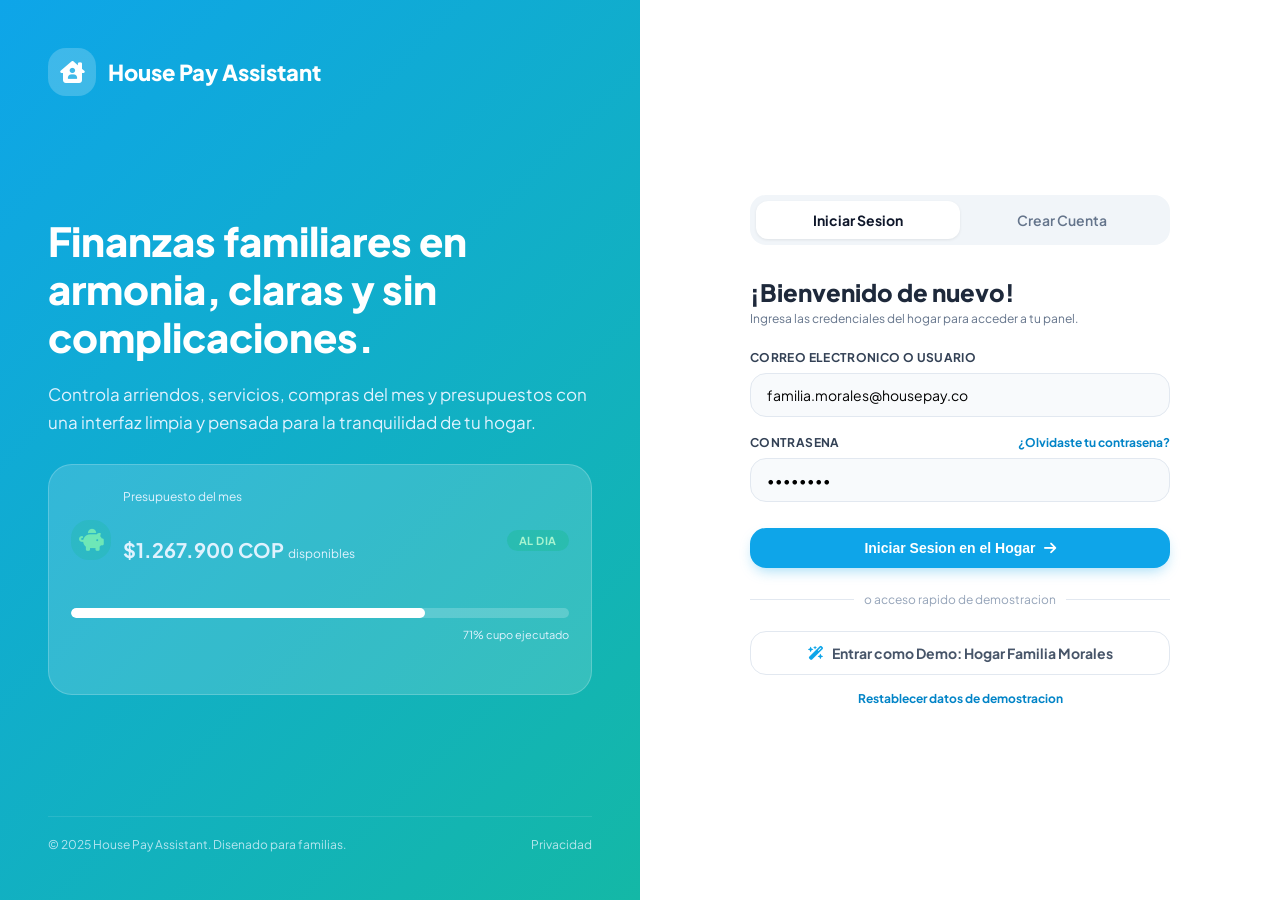
<file: index.html>
<!DOCTYPE html>
<html lang="es">

<head>
  <meta charset="UTF-8">
  <meta name="viewport" content="width=device-width, initial-scale=1.0">
  <title>Iniciar Sesion - House Pay Assistant</title>
  <link rel="preconnect" href="https://fonts.googleapis.com">
  <link href="https://fonts.googleapis.com/css2?family=Plus+Jakarta+Sans:wght@300;400;500;600;700;800&display=swap"
    rel="stylesheet">
  <link rel="stylesheet" href="https://cdnjs.cloudflare.com/ajax/libs/font-awesome/6.5.2/css/all.min.css">
  <link rel="stylesheet" href="styles.css">
</head>

<body data-pagina="login">

  <main class="pantalla-acceso">

    <section class="panel-visual degradado-encabezado">
      <header class="marca">
        <span class="icono-redondo"><i class="fa-solid fa-house-chimney-user"></i></span>
        <span style="font-size:22px; font-weight:800;">House Pay Assistant</span>
      </header>

      <div>
        <h1>Finanzas familiares en armonia, claras y sin complicaciones.</h1>
        <p>Controla arriendos, servicios, compras del mes y presupuestos con una interfaz limpia y pensada para la
          tranquilidad de tu hogar.</p>

        <article class="tarjeta-flotante">
          <div style="display:flex; align-items:center; justify-content:space-between; margin-bottom:14px;">
            <div style="display:flex; align-items:center; gap:12px;">
              <div class="icono-redondo"
                style="width:40px; height:40px; background-color: rgba(16,185,129,0.2); color:#6ee7b7;">
                <i class="fa-solid fa-piggy-bank"></i>
              </div>
              <div>
                <p style="font-size:12px; color:#e0f2fe;">Presupuesto del mes</p>
                <p style="font-size:20px; font-weight:700;">$1.267.900 COP <span
                    style="font-size:12px; font-weight:400;">disponibles</span></p>
              </div>
            </div>
            <span class="etiqueta" style="background-color: rgba(16,185,129,0.3); color:#a7f3d0;">Al dia</span>
          </div>
          <div class="progreso-fondo" style="background-color: rgba(255,255,255,0.2);">
            <div class="progreso-relleno" style="width:71%; background-color:#ffffff;"></div>
          </div>
          <p style="font-size:11px; color:#e0f2fe; text-align:right; margin-top:8px;">71% cupo ejecutado</p>
        </article>
      </div>

      <footer class="pie-panel-visual">
        <span>© 2025 House Pay Assistant. Disenado para familias.</span>
        <span>Privacidad</span>
      </footer>
    </section>

    <!-- Lado derecho, formulario -->
    <section class="panel-formulario">
      <div class="caja-formulario">

        <nav class="selector-pestanas">
          <a href="index.html" class="pestana pestana-activa" style="display:block;">Iniciar Sesion</a>
          <a href="registro.html" class="pestana" style="display:block;">Crear Cuenta</a>
        </nav>

        <h2 style="font-size:24px; font-weight:800; margin-bottom:4px;">¡Bienvenido de nuevo!</h2>
        <p class="texto-pequeno mb-24">Ingresa las credenciales del hogar para acceder a tu panel.</p>

        <form id="form-login" novalidate>
          <div class="campo">
            <label for="correo">Correo electronico o usuario</label>
            <input type="text" id="correo" value="familia.morales@housepay.co">
          </div>

          <div class="campo">
            <div style="display:flex; justify-content:space-between; align-items:center; margin-bottom:8px;">
              <label style="margin-bottom:0;" for="clave">Contrasena</label>
              <a href="mailto:soporte@housepay.co"
                style="font-size:12px; color:var(--azul-600); font-weight:700;">¿Olvidaste tu contrasena?</a>
            </div>
            <input type="password" id="clave" value="12345678">
          </div>

          <button type="submit" class="boton boton-primario" style="width:100%; margin-top:8px;">
            <span>Iniciar Sesion en el Hogar</span>
            <i class="fa-solid fa-arrow-right"></i>
          </button>
        </form>

        <div class="enlace-separador"><span>o acceso rapido de demostracion</span></div>

        <a href="dashboard.html" class="boton boton-secundario" style="width:100%;">
          <i class="fa-solid fa-wand-magic-sparkles" style="color:var(--azul-500);"></i>
          <span>Entrar como Demo: Hogar Familia Morales</span>
        </a>
        <p class="texto-pequeno" style="text-align:center; margin-top:16px;"><a href="#" id="reset-demo"
            style="color:var(--azul-600); font-weight:700;">Restablecer datos de demostracion</a></p>

      </div>
    </section>

  </main>

  <script src="app.js"></script>
</body>

</html>
</file>
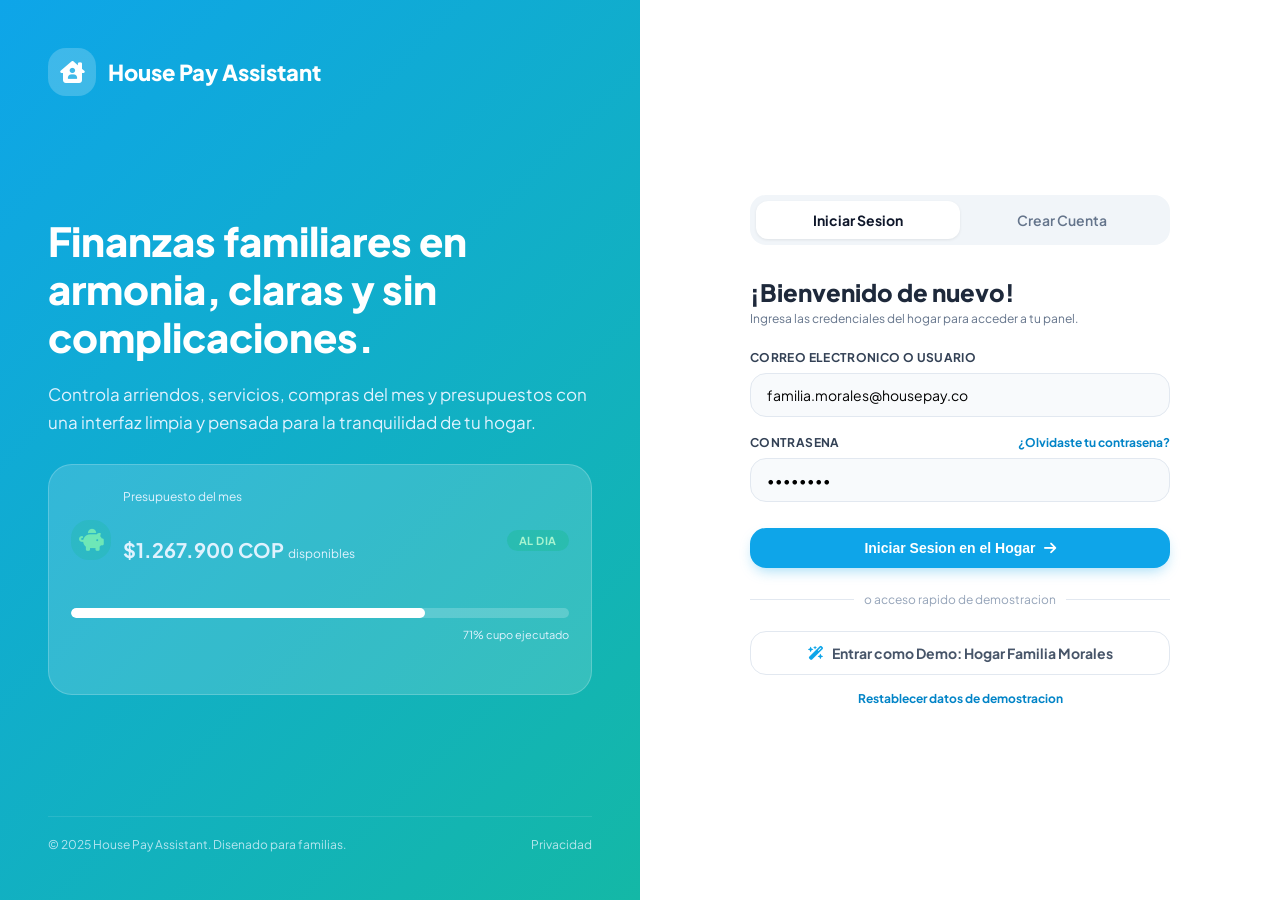
<file: alertas.html>
<!DOCTYPE html>
<html lang="es">

<head>
  <meta charset="UTF-8">
  <meta name="viewport" content="width=device-width, initial-scale=1.0">
  <title>Alertas - House Pay Assistant</title>
  <link rel="preconnect" href="https://fonts.googleapis.com">
  <link href="https://fonts.googleapis.com/css2?family=Plus+Jakarta+Sans:wght@300;400;500;600;700;800&display=swap"
    rel="stylesheet">
  <link rel="stylesheet" href="https://cdnjs.cloudflare.com/ajax/libs/font-awesome/6.5.2/css/all.min.css">
  <link rel="stylesheet" href="styles.css">
</head>

<body data-pagina="alertas">
  <div class="app">

    <aside class="barra-lateral">
      <header>
        <div class="logo-app">
          <div class="icono-redondo"><i class="fa-solid fa-house-chimney-user"></i></div>
          <div>
            <h2>House Pay</h2>
            <span>Hogar: Familia Morales</span>
          </div>
        </div>
        <nav class="menu-principal">
          <a href="dashboard.html" class="enlace-menu"><i class="fa-solid fa-grid-2"></i><span>Dashboard</span></a>
          <a href="gastos.html" class="enlace-menu"><i class="fa-solid fa-receipt"></i><span>Gastos y
              Movimientos</span></a>
          <a href="registrar.html" class="enlace-menu"><i class="fa-solid fa-circle-plus"></i><span>Registrar
              Gasto</span></a>
          <a href="medios.html" class="enlace-menu"><i class="fa-solid fa-credit-card"></i><span>Medios de
              Pago</span></a>
          <a href="presupuestos.html" class="enlace-menu"><i
              class="fa-solid fa-chart-pie"></i><span>Presupuestos</span></a>
          <a href="reportes.html" class="enlace-menu"><i class="fa-solid fa-chart-simple"></i><span>Reportes y
              Estadisticas</span></a>
          <a href="alertas.html" class="enlace-menu enlace-menu-activo"><i class="fa-solid fa-bell"></i><span>Centro de
              Alertas</span><span class="globo-aviso">2</span></a>
        </nav>
      </header>
      <footer class="pie-lateral">
        <div class="tarjeta-usuario">
          <div style="display:flex; align-items:center; gap:10px;">
            <div class="avatar">CM</div>
            <div>
              <p style="font-size:12px; font-weight:700;">Camila Morales</p>
              <p style="font-size:10px; color:var(--gris-500);">Administrador</p>
            </div>
          </div>
          <a href="index.html" title="Cerrar sesion" style="color:var(--gris-500); font-size:11px; font-weight:700;"><i
              class="fa-solid fa-arrow-right-from-bracket"></i> Salir</a>
        </div>
        <p class="marca-agua">House Pay v2.4 · Hogar Conectado</p>
      </footer>
    </aside>

    <main class="contenido">
      <header class="topbar degradado-encabezado">
        <div class="topbar-superior">
          <div>
            <h1>Centro de Alertas Financieras</h1>
            <p>Notificaciones de proximidad de pago y limites de presupuesto</p>
          </div>
        </div>
      </header>

      <section class="zona-vistas">
        <article class="tarjeta">

          <div style="display:flex; justify-content:space-between; align-items:center; margin-bottom:24px;">
            <div>
              <h3 style="font-size:22px; font-weight:800;">Centro de Alertas Financieras</h3>
              <p class="texto-pequeno">Notificaciones de proximidad de pago y limites de presupuesto</p>
            </div>
            <span class="etiqueta etiqueta-ambar" id="alertas-contador"></span>
          </div>

          <div id="alertas-lista"></div>

        </article>
      </section>
    </main>
  </div>
  <script src="app.js"></script>
</body>

</html>
</file>
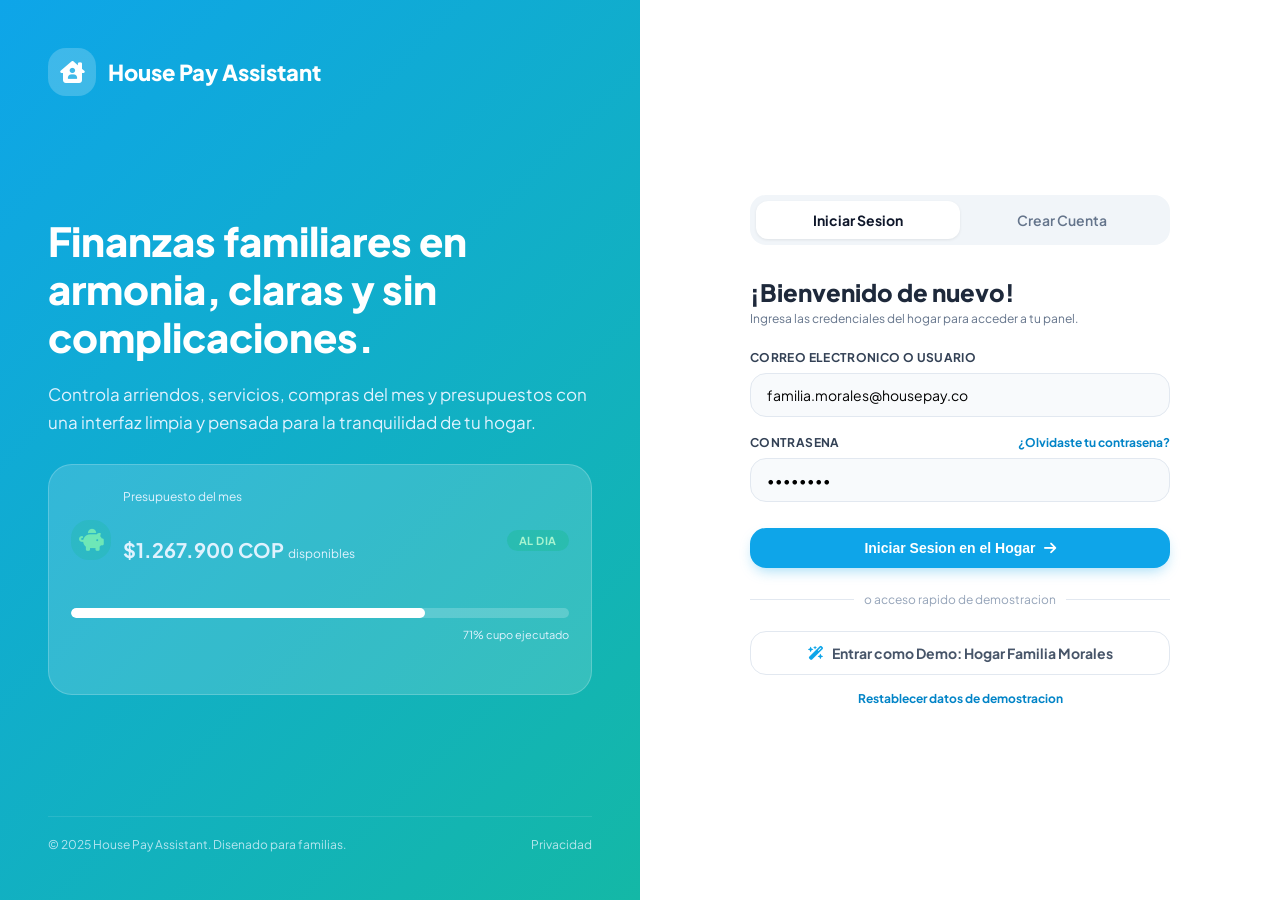
<file: dashboard.html>
<!DOCTYPE html>
<html lang="es">

<head>
  <meta charset="UTF-8">
  <meta name="viewport" content="width=device-width, initial-scale=1.0">
  <title>Dashboard - House Pay Assistant</title>
  <link rel="preconnect" href="https://fonts.googleapis.com">
  <link href="https://fonts.googleapis.com/css2?family=Plus+Jakarta+Sans:wght@300;400;500;600;700;800&display=swap"
    rel="stylesheet">
  <link rel="stylesheet" href="https://cdnjs.cloudflare.com/ajax/libs/font-awesome/6.5.2/css/all.min.css">
  <link rel="stylesheet" href="styles.css">
</head>

<body data-pagina="dashboard">
  <div class="app">

    <!-- ===== MENU LATERAL ===== -->
    <aside class="barra-lateral">
      <header>
        <div class="logo-app">
          <div class="icono-redondo"><i class="fa-solid fa-house-chimney-user"></i></div>
          <div>
            <h2>House Pay</h2>
            <span>Hogar: Familia Morales</span>
          </div>
        </div>

        <nav class="menu-principal">
          <a href="dashboard.html" class="enlace-menu enlace-menu-activo"><i
              class="fa-solid fa-grid-2"></i><span>Dashboard</span></a>
          <a href="gastos.html" class="enlace-menu"><i class="fa-solid fa-receipt"></i><span>Gastos y
              Movimientos</span></a>
          <a href="registrar.html" class="enlace-menu"><i class="fa-solid fa-circle-plus"></i><span>Registrar
              Gasto</span></a>
          <a href="medios.html" class="enlace-menu"><i class="fa-solid fa-credit-card"></i><span>Medios de
              Pago</span></a>
          <a href="presupuestos.html" class="enlace-menu"><i
              class="fa-solid fa-chart-pie"></i><span>Presupuestos</span></a>
          <a href="reportes.html" class="enlace-menu"><i class="fa-solid fa-chart-simple"></i><span>Reportes y
              Estadisticas</span></a>
          <a href="alertas.html" class="enlace-menu"><i class="fa-solid fa-bell"></i><span>Centro de Alertas</span><span
              class="globo-aviso">2</span></a>
        </nav>
      </header>

      <footer class="pie-lateral">
        <div class="tarjeta-usuario">
          <div style="display:flex; align-items:center; gap:10px;">
            <div class="avatar">CM</div>
            <div>
              <p style="font-size:12px; font-weight:700;">Camila Morales</p>
              <p style="font-size:10px; color:var(--gris-500);">Administrador</p>
            </div>
          </div>
          <a href="index.html" title="Cerrar sesion" style="color:var(--gris-500); font-size:11px; font-weight:700;"><i
              class="fa-solid fa-arrow-right-from-bracket"></i> Salir</a>
        </div>
        <p class="marca-agua">House Pay v2.4 · Hogar Conectado</p>
      </footer>
    </aside>

    <!-- ===== CONTENIDO ===== -->
    <main class="contenido">

      <header class="topbar degradado-encabezado">
        <div class="topbar-superior">
          <div>
            <h1>Dashboard del Hogar</h1>
            <p>Resumen y control de gastos en tiempo real</p>
          </div>
          <div class="buscador">
            <i class="fa-solid fa-magnifying-glass"></i>
            <input type="text" placeholder="Buscar servicio, arriendo o factura...">
          </div>
        </div>
        <div class="fila-superior-acciones">
          <a href="registrar.html" class="boton" style="background-color:#ffffff; color:var(--azul-600);">
            <i class="fa-solid fa-plus"></i><span>Nuevo Gasto</span>
          </a>
          <a href="alertas.html" class="boton-campana"><i class="fa-solid fa-bell" style="color:#fff;"></i><span
              class="punto-aviso"></span></a>
        </div>
      </header>

      <section class="zona-vistas">

        <!-- Tres tarjetas resumen (las llena app.js) -->
        <div class="rejilla-3">
          <article class="tarjeta">
            <div style="display:flex; justify-content:space-between; align-items:center; margin-bottom:12px;">
              <span class="etiqueta etiqueta-azul-suave">Presupuesto Disponible</span>
              <i class="fa-solid fa-wallet" style="color:var(--azul-600);"></i>
            </div>
            <h3 id="dash-disponible" style="font-size:28px; font-weight:800;"></h3>
            <p class="texto-pequeno mt-8" id="dash-disponible-sub">Saldo libre para lo que resta de mes</p>
            <div
              style="display:flex; justify-content:space-between; font-size:12px; margin-top:16px; padding-top:12px; border-top:1px solid var(--gris-100);">
              <span class="texto-pequeno">Limite mensual total:</span>
              <span class="texto-negrita" id="dash-limite"></span>
            </div>
          </article>

          <article class="tarjeta">
            <div style="display:flex; justify-content:space-between; align-items:center; margin-bottom:12px;">
              <span class="etiqueta etiqueta-rosa">Total Gastado</span>
              <i class="fa-solid fa-money-bill-transfer" style="color:var(--rosa-600);"></i>
            </div>
            <h3 id="dash-gastado" style="font-size:28px; font-weight:800;"></h3>
            <p class="texto-pequeno mt-8">Acumulado en servicios y hogar</p>
            <div
              style="display:flex; justify-content:space-between; font-size:12px; margin-top:16px; padding-top:12px; border-top:1px solid var(--gris-100);">
              <span class="texto-pequeno">Promedio diario:</span>
              <span class="texto-negrita" id="dash-promedio"></span>
            </div>
          </article>

          <article class="tarjeta">
            <div style="display:flex; justify-content:space-between; align-items:center; margin-bottom:12px;">
              <span class="etiqueta etiqueta-ambar">Consumo Global</span>
              <span id="dash-pct" style="font-size:12px; font-weight:700; color:var(--ambar-600);"></span>
            </div>
            <div class="progreso-fondo" style="margin:14px 0;">
              <div id="dash-barra" class="progreso-relleno progreso-ambar" style="width:0%;"></div>
            </div>
            <div style="display:flex; justify-content:space-between; font-size:12px;">
              <span id="dash-estado"></span>
              <a href="presupuestos.html#ajustar" style="color:var(--azul-600); font-weight:700;">Ajustar meta
                &rarr;</a>
            </div>
          </article>
        </div>

        <!-- Dos columnas: proximos pagos / categorias -->
        <div class="rejilla-2">

          <article class="tarjeta">
            <div style="display:flex; justify-content:space-between; align-items:center; margin-bottom:20px;">
              <h4 style="font-size:17px; font-weight:800;"><i class="fa-regular fa-calendar-check"
                  style="color:var(--azul-600); margin-right:8px;"></i>Proximos Pagos</h4>
              <a href="alertas.html" id="dash-alertas-link"
                style="font-size:12px; font-weight:700; color:var(--azul-600);">Ver todas las alertas (0)</a>
            </div>
            <div id="dash-pagos"></div>
          </article>

          <article class="tarjeta">
            <div style="display:flex; justify-content:space-between; align-items:center; margin-bottom:20px;">
              <h4 style="font-size:17px; font-weight:800;"><i class="fa-solid fa-chart-column"
                  style="color:var(--azul-600); margin-right:8px;"></i>Distribucion por Categoria</h4>
              <a href="reportes.html" style="font-size:12px; font-weight:700; color:var(--azul-600);">Analitica completa
                &rarr;</a>
            </div>
            <div id="dash-cats"></div>
            <div
              style="display:flex; justify-content:space-between; font-size:12px; margin-top:16px; padding-top:12px; border-top:1px solid var(--gris-100);">
              <span class="texto-pequeno" id="dash-cats-pie"></span>
              <a href="presupuestos.html" style="color:var(--azul-600); font-weight:700;">Gestionar presupuestos
                &rarr;</a>
            </div>
          </article>

        </div>

        <!-- Ultimos movimientos -->
        <article class="tarjeta">
          <div
            style="display:flex; justify-content:space-between; align-items:center; flex-wrap:wrap; gap:12px; margin-bottom:20px;">
            <div>
              <h4 style="font-size:17px; font-weight:800;">Ultimos Movimientos del Hogar</h4>
              <p class="texto-pequeno">Desembolsos y pagos registrados recientemente</p>
            </div>
            <div style="display:flex; gap:10px;">
              <a href="gastos.html" id="dash-movs-link" class="boton boton-secundario boton-pequeno"
                style="background-color:#e0f2fe; color:var(--azul-600); border:none;">Ver todos los gastos (0)</a>
              <a href="registrar.html" class="boton boton-primario boton-pequeno"><i class="fa-solid fa-plus"></i>
                Registrar Gasto</a>
            </div>
          </div>

          <table class="tabla-simple">
            <thead>
              <tr>
                <th>Gasto / Concepto</th>
                <th>Categoria</th>
                <th>Fecha</th>
                <th>Medio de Pago</th>
                <th style="text-align:right;">Valor</th>
              </tr>
            </thead>
            <tbody id="dash-movs"></tbody>
          </table>
        </article>

      </section>
    </main>
  </div>
  <script src="app.js"></script>
</body>

</html>
</file>
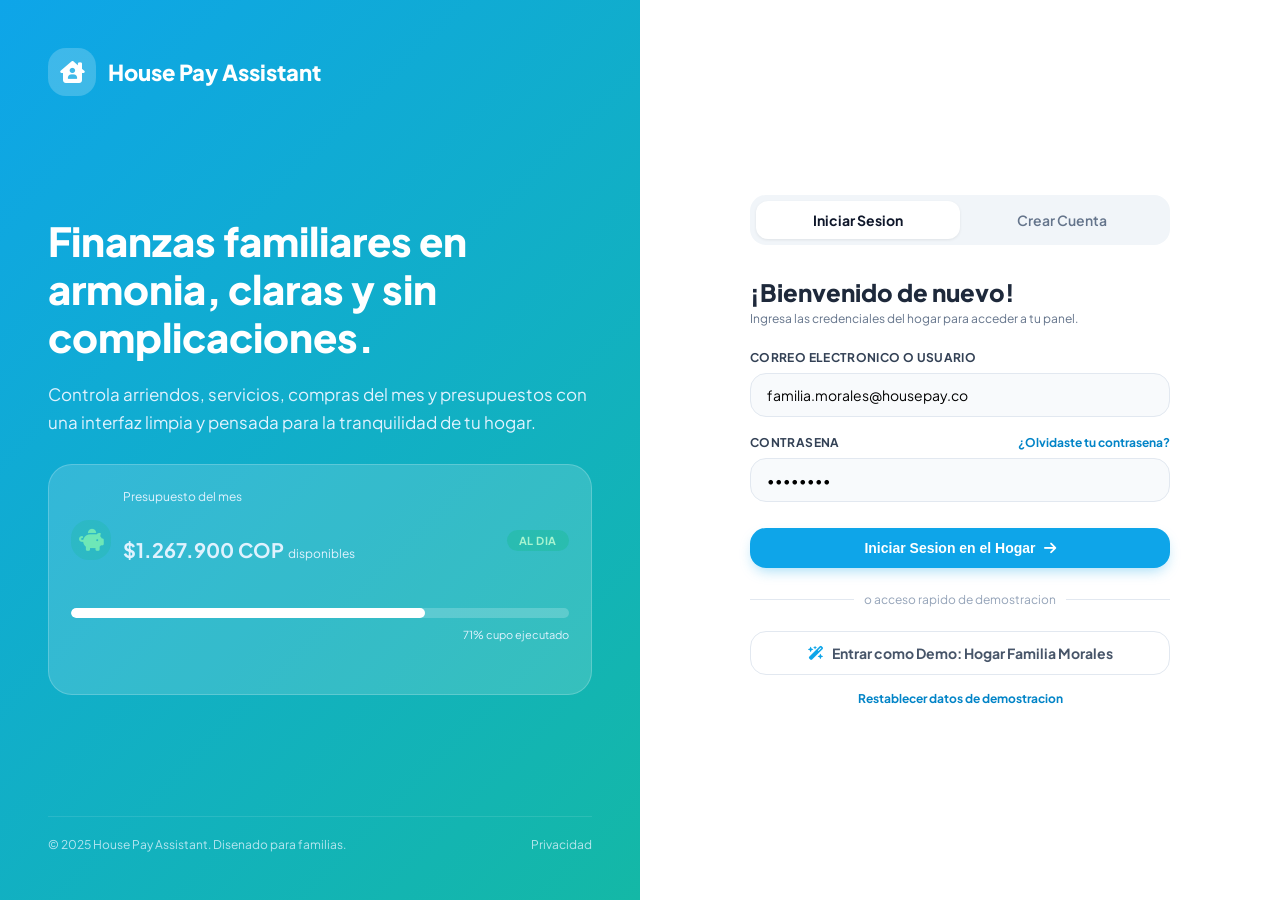
<file: gastos.html>
<!DOCTYPE html>
<html lang="es">

<head>
  <meta charset="UTF-8">
  <meta name="viewport" content="width=device-width, initial-scale=1.0">
  <title>Gastos - House Pay Assistant</title>
  <link rel="preconnect" href="https://fonts.googleapis.com">
  <link href="https://fonts.googleapis.com/css2?family=Plus+Jakarta+Sans:wght@300;400;500;600;700;800&display=swap"
    rel="stylesheet">
  <link rel="stylesheet" href="https://cdnjs.cloudflare.com/ajax/libs/font-awesome/6.5.2/css/all.min.css">
  <link rel="stylesheet" href="styles.css">
</head>

<body data-pagina="gastos">
  <div class="app">

    <aside class="barra-lateral">
      <header>
        <div class="logo-app">
          <div class="icono-redondo"><i class="fa-solid fa-house-chimney-user"></i></div>
          <div>
            <h2>House Pay</h2>
            <span>Hogar: Familia Morales</span>
          </div>
        </div>
        <nav class="menu-principal">
          <a href="dashboard.html" class="enlace-menu"><i class="fa-solid fa-grid-2"></i><span>Dashboard</span></a>
          <a href="gastos.html" class="enlace-menu enlace-menu-activo"><i class="fa-solid fa-receipt"></i><span>Gastos y
              Movimientos</span></a>
          <a href="registrar.html" class="enlace-menu"><i class="fa-solid fa-circle-plus"></i><span>Registrar
              Gasto</span></a>
          <a href="medios.html" class="enlace-menu"><i class="fa-solid fa-credit-card"></i><span>Medios de
              Pago</span></a>
          <a href="presupuestos.html" class="enlace-menu"><i
              class="fa-solid fa-chart-pie"></i><span>Presupuestos</span></a>
          <a href="reportes.html" class="enlace-menu"><i class="fa-solid fa-chart-simple"></i><span>Reportes y
              Estadisticas</span></a>
          <a href="alertas.html" class="enlace-menu"><i class="fa-solid fa-bell"></i><span>Centro de Alertas</span><span
              class="globo-aviso">2</span></a>
        </nav>
      </header>
      <footer class="pie-lateral">
        <div class="tarjeta-usuario">
          <div style="display:flex; align-items:center; gap:10px;">
            <div class="avatar">CM</div>
            <div>
              <p style="font-size:12px; font-weight:700;">Camila Morales</p>
              <p style="font-size:10px; color:var(--gris-500);">Administrador</p>
            </div>
          </div>
          <a href="index.html" title="Cerrar sesion" style="color:var(--gris-500); font-size:11px; font-weight:700;"><i
              class="fa-solid fa-arrow-right-from-bracket"></i> Salir</a>
        </div>
        <p class="marca-agua">House Pay v2.4 · Hogar Conectado</p>
      </footer>
    </aside>

    <main class="contenido">
      <header class="topbar degradado-encabezado">
        <div class="topbar-superior">
          <div>
            <h1>Historial Completo de Gastos</h1>
            <p>Consulta, filtra y categoriza cada desembolso familiar</p>
          </div>
          <div class="buscador">
            <i class="fa-solid fa-magnifying-glass"></i>
            <input type="text" placeholder="Buscar servicio, arriendo o factura...">
          </div>
        </div>
        <div class="fila-superior-acciones">
          <a href="registrar.html" class="boton" style="background-color:#ffffff; color:var(--azul-600);">
            <i class="fa-solid fa-plus"></i><span>Nuevo Gasto</span>
          </a>
        </div>
      </header>

      <section class="zona-vistas">
        <article class="tarjeta">

          <div
            style="display:flex; justify-content:space-between; align-items:center; flex-wrap:wrap; gap:12px; margin-bottom:20px;">
            <div>
              <h3 style="font-size:22px; font-weight:800;">Historial Completo de Gastos</h3>
              <p class="texto-pequeno" id="gastos-ciclo"></p>
            </div>
            <a href="registrar.html" class="boton boton-primario"><i class="fa-solid fa-plus"></i><span>Registrar Nuevo
                Gasto</span></a>
          </div>

          <!-- Filtros: se aplican al instante con app.js -->
          <form
            style="background-color:var(--gris-50); padding:16px; border-radius:16px; border:1px solid var(--gris-200); margin-bottom:24px;">
            <div class="rejilla-4" style="margin-bottom:0;">
              <div class="campo" style="margin-bottom:0;">
                <label for="f-nombre">Buscar por nombre</label>
                <input type="text" id="f-nombre" name="f-nombre" maxlength="60" placeholder="Ej. Gas, Supermercado...">
              </div>
              <div class="campo" style="margin-bottom:0;">
                <label for="f-categoria">Categoria</label>
                <select id="f-categoria" name="f-categoria"></select>
              </div>
              <div class="campo" style="margin-bottom:0;">
                <label for="f-medio">Medio de Pago</label>
                <select id="f-medio" name="f-medio"></select>
              </div>
              <div class="campo" style="margin-bottom:0;">
                <label for="f-periodo">Periodo</label>
                <select id="f-periodo" name="f-periodo"></select>
              </div>
            </div>
            <div
              style="display:flex; justify-content:space-between; align-items:center; margin-top:14px; font-size:12px;">
              <span class="texto-pequeno" id="gastos-mostrando"></span>
              <a href="gastos.html" id="limpiar-filtros" style="color:var(--azul-600); font-weight:700;"><i
                  class="fa-solid fa-arrow-rotate-left"></i> Limpiar filtros</a>
            </div>
          </form>

          <table class="tabla-simple">
            <thead>
              <tr>
                <th>Gasto / Descripcion</th>
                <th>Categoria</th>
                <th>Fecha</th>
                <th>Medio de Pago</th>
                <th style="text-align:right;">Valor COP</th>
                <th style="text-align:center;">Accion</th>
              </tr>
            </thead>
            <tbody id="tabla-gastos"></tbody>
          </table>
          <div id="gastos-mas-wrap" style="text-align:center; margin-top:16px;"></div>
        </article>
      </section>
    </main>
  </div>
  <script src="app.js"></script>
</body>

</html>
</file>
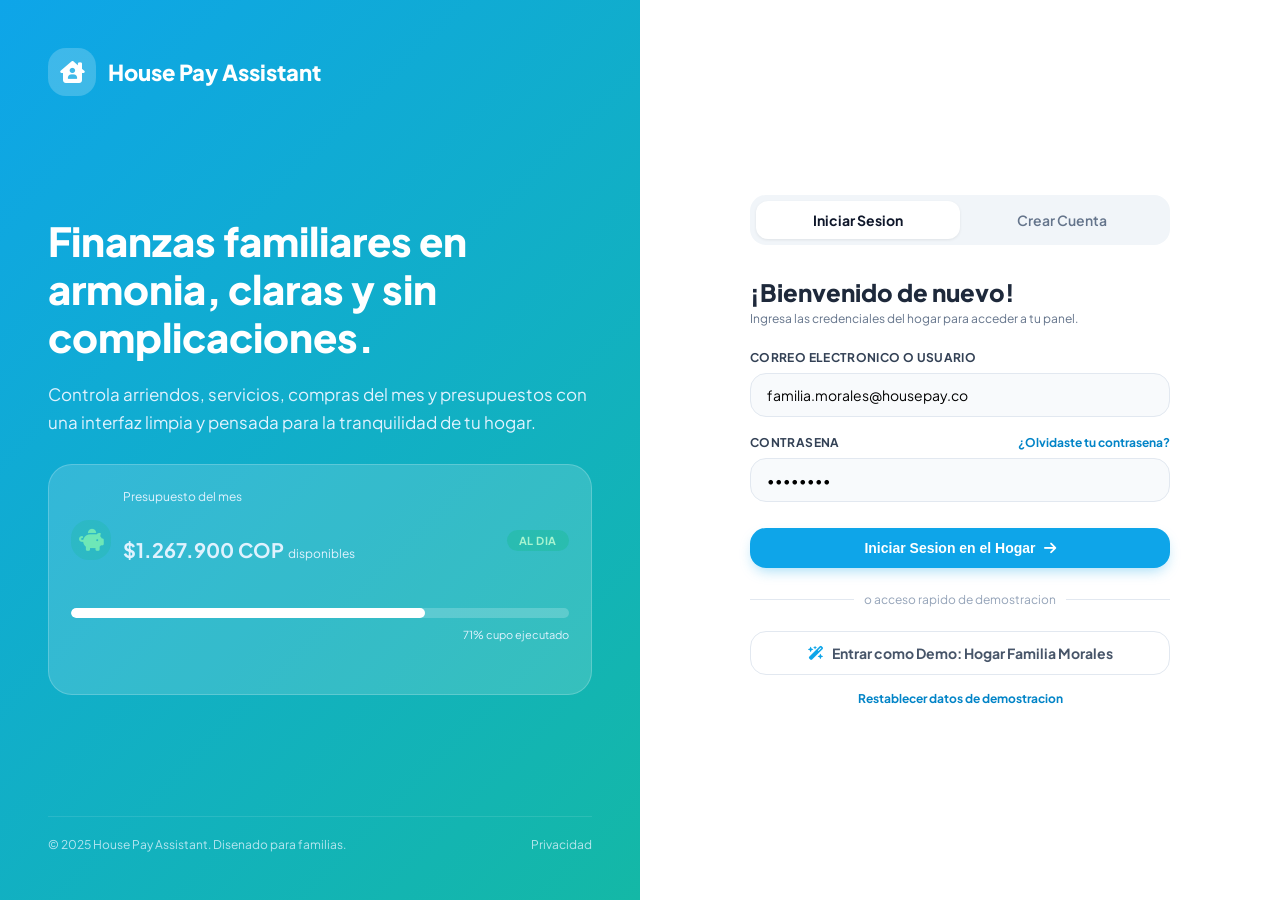
<file: medios.html>
<!DOCTYPE html>
<html lang="es">

<head>
  <meta charset="UTF-8">
  <meta name="viewport" content="width=device-width, initial-scale=1.0">
  <title>Medios de Pago - House Pay Assistant</title>
  <link rel="preconnect" href="https://fonts.googleapis.com">
  <link href="https://fonts.googleapis.com/css2?family=Plus+Jakarta+Sans:wght@300;400;500;600;700;800&display=swap"
    rel="stylesheet">
  <link rel="stylesheet" href="https://cdnjs.cloudflare.com/ajax/libs/font-awesome/6.5.2/css/all.min.css">
  <link rel="stylesheet" href="styles.css">
</head>

<body data-pagina="medios">
  <div class="app">

    <aside class="barra-lateral">
      <header>
        <div class="logo-app">
          <div class="icono-redondo"><i class="fa-solid fa-house-chimney-user"></i></div>
          <div>
            <h2>House Pay</h2>
            <span>Hogar: Familia Morales</span>
          </div>
        </div>
        <nav class="menu-principal">
          <a href="dashboard.html" class="enlace-menu"><i class="fa-solid fa-grid-2"></i><span>Dashboard</span></a>
          <a href="gastos.html" class="enlace-menu"><i class="fa-solid fa-receipt"></i><span>Gastos y
              Movimientos</span></a>
          <a href="registrar.html" class="enlace-menu"><i class="fa-solid fa-circle-plus"></i><span>Registrar
              Gasto</span></a>
          <a href="medios.html" class="enlace-menu enlace-menu-activo"><i
              class="fa-solid fa-credit-card"></i><span>Medios de Pago</span></a>
          <a href="presupuestos.html" class="enlace-menu"><i
              class="fa-solid fa-chart-pie"></i><span>Presupuestos</span></a>
          <a href="reportes.html" class="enlace-menu"><i class="fa-solid fa-chart-simple"></i><span>Reportes y
              Estadisticas</span></a>
          <a href="alertas.html" class="enlace-menu"><i class="fa-solid fa-bell"></i><span>Centro de Alertas</span><span
              class="globo-aviso">2</span></a>
        </nav>
      </header>
      <footer class="pie-lateral">
        <div class="tarjeta-usuario">
          <div style="display:flex; align-items:center; gap:10px;">
            <div class="avatar">CM</div>
            <div>
              <p style="font-size:12px; font-weight:700;">Camila Morales</p>
              <p style="font-size:10px; color:var(--gris-500);">Administrador</p>
            </div>
          </div>
          <a href="index.html" title="Cerrar sesion" style="color:var(--gris-500); font-size:11px; font-weight:700;"><i
              class="fa-solid fa-arrow-right-from-bracket"></i> Salir</a>
        </div>
        <p class="marca-agua">House Pay v2.4 · Hogar Conectado</p>
      </footer>
    </aside>

    <main class="contenido">
      <header class="topbar degradado-encabezado">
        <div class="topbar-superior">
          <div>
            <h1>Medios de Pago del Hogar</h1>
            <p>Administra tus tarjetas compartidas, cuentas y caja chica</p>
          </div>
        </div>
      </header>

      <section class="zona-vistas">
        <article class="tarjeta">
          <div
            style="display:flex; justify-content:space-between; align-items:center; flex-wrap:wrap; gap:12px; margin-bottom:24px;">
            <div>
              <h3 style="font-size:22px; font-weight:800;">Medios de Pago del Hogar</h3>
              <p class="texto-pequeno">Administra tus tarjetas compartidas, cuentas bancarias y caja chica de efectivo
              </p>
            </div>
            <!-- Este enlace abre el modal usando el truco de :target, sin nada de JavaScript -->
            <a href="#modal-medio-pago" class="boton boton-primario"><i class="fa-solid fa-plus"></i><span>Agregar Medio
                de Pago</span></a>
          </div>

          <div class="rejilla-4" id="medios-grid"></div>

          <div class="aviso-info">
            <div class="icono-redondo"><i class="fa-solid fa-shield-halved"></i></div>
            <p><strong>Proteccion de Privacidad Familiar:</strong> House Pay Assistant nunca almacena CVV, claves
              bancarias ni datos confidenciales completos. Solo registramos identificadores seguros para asociar quien
              pago cada factura.</p>
          </div>
        </article>
      </section>
    </main>
  </div>

  <!-- ===== VENTANA MODAL PARA AGREGAR MEDIO DE PAGO =====
     Se muestra sola gracias al selector :target en el CSS,
     cuando la direccion termina en #modal-medio-pago -->
  <div id="modal-medio-pago" class="fondo-modal">
    <div class="caja-modal">
      <div class="cabecera-modal">
        <h4 style="font-weight:800; font-size:18px;">Agregar Medio de Pago</h4>
        <a href="medios.html" class="boton-cerrar-modal"><i class="fa-solid fa-xmark"></i></a>
      </div>

      <form class="formulario" id="form-medio">
        <div class="campo">
          <label for="m-tipo">Tipo de Medio</label>
          <select id="m-tipo" name="m-tipo" required>
            <option value="" selected disabled>Selecciona tipo de medio...</option>
            <option>Tarjeta de credito</option>
            <option>Tarjeta debito</option>
            <option>Transferencia bancaria / Nequi</option>
            <option>Efectivo</option>
          </select>
        </div>
        <div class="campo">
          <label for="m-nombre">Nombre Identificativo</label>
          <input type="text" id="m-nombre" name="m-nombre" required minlength="3" maxlength="40"
            placeholder="Ej. Visa Hogar, Cuenta Ahorros...">
        </div>
        <div class="campo">
          <label for="m-digitos">Ultimos 4 Digitos (Ficticios)</label>
          <input type="text" id="m-digitos" name="m-digitos" required minlength="4" maxlength="4" pattern="[0-9]{4}"
            inputmode="numeric" title="Ingresa exactamente 4 digitos numericos" placeholder="Ej. 8841">
        </div>
        <div class="formulario-acciones">
          <a href="medios.html" class="boton boton-secundario">Cancelar</a>
          <button type="submit" class="boton boton-primario">Guardar Medio</button>
        </div>
      </form>
    </div>
  </div>

  <script src="app.js"></script>
</body>

</html>
</file>
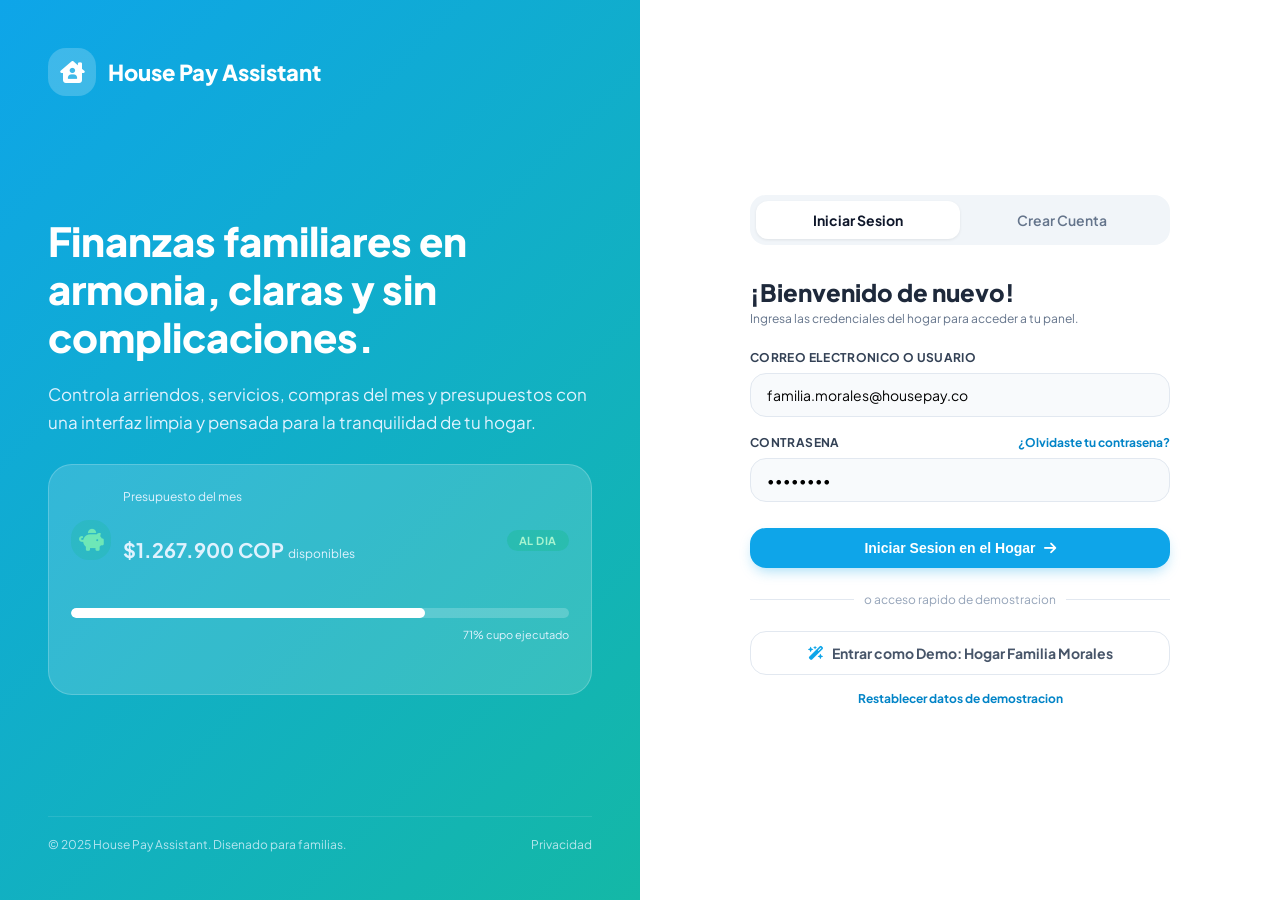
<file: presupuestos.html>
<!DOCTYPE html>
<html lang="es">

<head>
  <meta charset="UTF-8">
  <meta name="viewport" content="width=device-width, initial-scale=1.0">
  <title>Presupuestos - House Pay Assistant</title>
  <link rel="preconnect" href="https://fonts.googleapis.com">
  <link href="https://fonts.googleapis.com/css2?family=Plus+Jakarta+Sans:wght@300;400;500;600;700;800&display=swap"
    rel="stylesheet">
  <link rel="stylesheet" href="https://cdnjs.cloudflare.com/ajax/libs/font-awesome/6.5.2/css/all.min.css">
  <link rel="stylesheet" href="styles.css">
</head>

<body data-pagina="presupuestos">
  <div class="app">

    <aside class="barra-lateral">
      <header>
        <div class="logo-app">
          <div class="icono-redondo"><i class="fa-solid fa-house-chimney-user"></i></div>
          <div>
            <h2>House Pay</h2>
            <span>Hogar: Familia Morales</span>
          </div>
        </div>
        <nav class="menu-principal">
          <a href="dashboard.html" class="enlace-menu"><i class="fa-solid fa-grid-2"></i><span>Dashboard</span></a>
          <a href="gastos.html" class="enlace-menu"><i class="fa-solid fa-receipt"></i><span>Gastos y
              Movimientos</span></a>
          <a href="registrar.html" class="enlace-menu"><i class="fa-solid fa-circle-plus"></i><span>Registrar
              Gasto</span></a>
          <a href="medios.html" class="enlace-menu"><i class="fa-solid fa-credit-card"></i><span>Medios de
              Pago</span></a>
          <a href="presupuestos.html" class="enlace-menu enlace-menu-activo"><i
              class="fa-solid fa-chart-pie"></i><span>Presupuestos</span></a>
          <a href="reportes.html" class="enlace-menu"><i class="fa-solid fa-chart-simple"></i><span>Reportes y
              Estadisticas</span></a>
          <a href="alertas.html" class="enlace-menu"><i class="fa-solid fa-bell"></i><span>Centro de Alertas</span><span
              class="globo-aviso">2</span></a>
        </nav>
      </header>
      <footer class="pie-lateral">
        <div class="tarjeta-usuario">
          <div style="display:flex; align-items:center; gap:10px;">
            <div class="avatar">CM</div>
            <div>
              <p style="font-size:12px; font-weight:700;">Camila Morales</p>
              <p style="font-size:10px; color:var(--gris-500);">Administrador</p>
            </div>
          </div>
          <a href="index.html" title="Cerrar sesion" style="color:var(--gris-500); font-size:11px; font-weight:700;"><i
              class="fa-solid fa-arrow-right-from-bracket"></i> Salir</a>
        </div>
        <p class="marca-agua">House Pay v2.4 · Hogar Conectado</p>
      </footer>
    </aside>

    <main class="contenido">
      <header class="topbar degradado-encabezado">
        <div class="topbar-superior">
          <div>
            <h1>Presupuestos por Rubro del Hogar</h1>
            <p>Compara el consumo mensual contra la meta fijada</p>
          </div>
        </div>
      </header>

      <section class="zona-vistas">
        <article class="tarjeta">

          <div
            style="display:flex; justify-content:space-between; align-items:center; flex-wrap:wrap; gap:12px; margin-bottom:24px;">
            <div>
              <h3 style="font-size:22px; font-weight:800;">Presupuestos por Rubro del Hogar</h3>
              <p class="texto-pequeno">Compara el consumo mensual contra la meta fijada para cada necesidad</p>
            </div>
            <a href="#ajustar" data-ajustar class="boton" style="background-color:#e0f2fe; color:var(--azul-700);"><i
                class="fa-solid fa-sliders"></i> Ajustar Presupuesto Total</a>
          </div>

          <!-- Monitor grande del mes -->
          <div class="degradado-encabezado"
            style="border-radius:24px; padding:24px; color:#fff; display:flex; flex-wrap:wrap; justify-content:space-between; align-items:center; gap:20px; margin-bottom:32px;">
            <div>
              <span class="etiqueta" id="presu-ciclo"
                style="background-color:rgba(255,255,255,0.2); color:#fff;"></span>
              <h4 id="presu-gastado" style="font-size:26px; font-weight:800; margin-top:10px;"></h4>
              <p id="presu-quedan" style="font-size:14px; color:#e0f2fe; margin-top:6px;"></p>
            </div>
            <div
              style="background-color:rgba(255,255,255,0.15); border:1px solid rgba(255,255,255,0.2); border-radius:16px; padding:16px; text-align:center; min-width:170px;">
              <p style="font-size:12px; color:#e0f2fe;">Estado del Consumo</p>
              <p id="presu-pct" style="font-size:28px; font-weight:800;"></p>
              <p id="presu-estado" style="font-size:11px; color:#e0f2fe;"></p>
            </div>
          </div>

          <div class="rejilla-3" id="presu-grid"></div>
        </article>
      </section>
    </main>
  </div>
  <script src="app.js"></script>
</body>

</html>
</file>
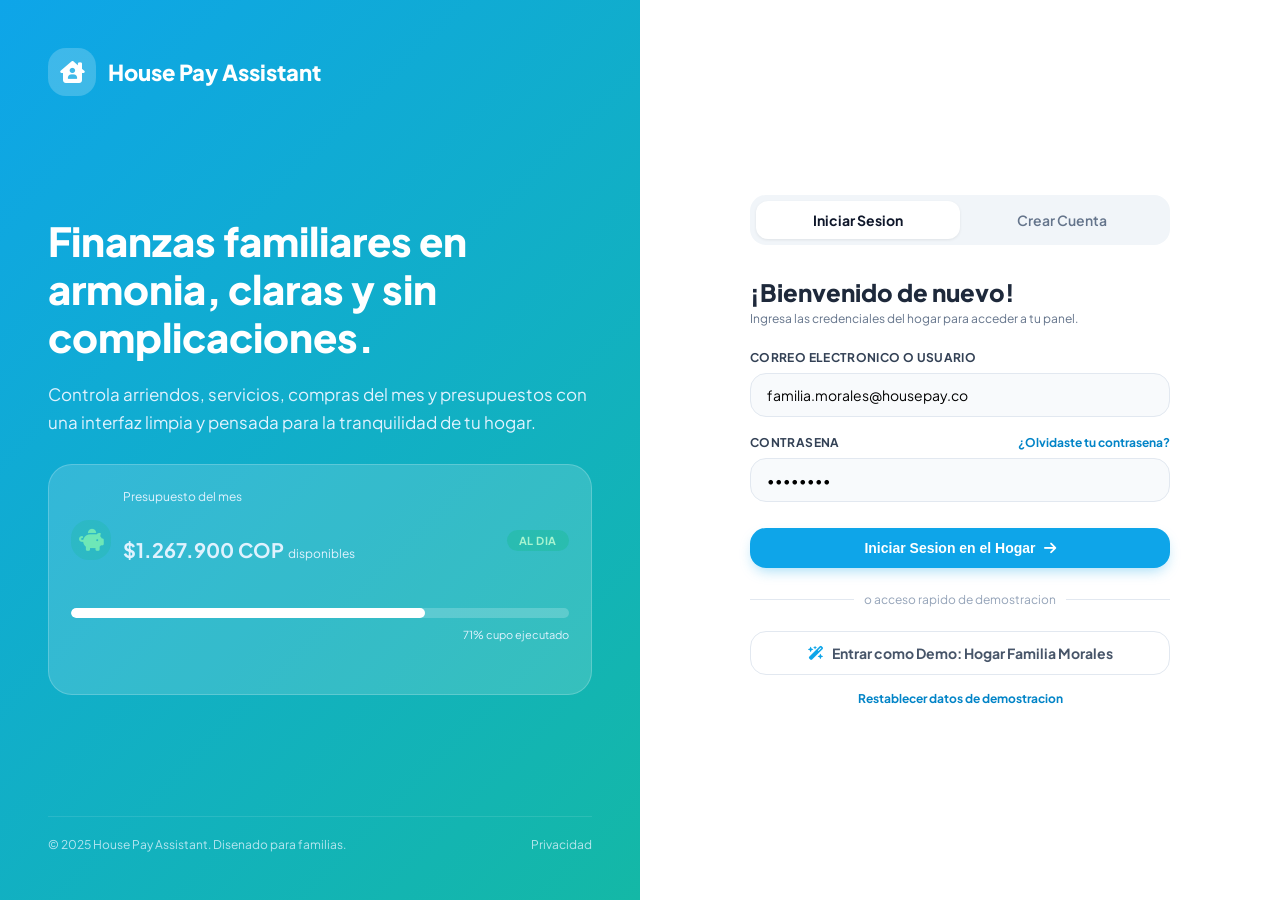
<file: registrar.html>
<!DOCTYPE html>
<html lang="es">

<head>
  <meta charset="UTF-8">
  <meta name="viewport" content="width=device-width, initial-scale=1.0">
  <title>Registrar Gasto - House Pay Assistant</title>
  <link rel="preconnect" href="https://fonts.googleapis.com">
  <link href="https://fonts.googleapis.com/css2?family=Plus+Jakarta+Sans:wght@300;400;500;600;700;800&display=swap"
    rel="stylesheet">
  <link rel="stylesheet" href="https://cdnjs.cloudflare.com/ajax/libs/font-awesome/6.5.2/css/all.min.css">
  <link rel="stylesheet" href="styles.css">
</head>

<body data-pagina="registrar">
  <div class="app">

    <aside class="barra-lateral">
      <header>
        <div class="logo-app">
          <div class="icono-redondo"><i class="fa-solid fa-house-chimney-user"></i></div>
          <div>
            <h2>House Pay</h2>
            <span>Hogar: Familia Morales</span>
          </div>
        </div>
        <nav class="menu-principal">
          <a href="dashboard.html" class="enlace-menu"><i class="fa-solid fa-grid-2"></i><span>Dashboard</span></a>
          <a href="gastos.html" class="enlace-menu"><i class="fa-solid fa-receipt"></i><span>Gastos y
              Movimientos</span></a>
          <a href="registrar.html" class="enlace-menu enlace-menu-activo"><i
              class="fa-solid fa-circle-plus"></i><span>Registrar Gasto</span></a>
          <a href="medios.html" class="enlace-menu"><i class="fa-solid fa-credit-card"></i><span>Medios de
              Pago</span></a>
          <a href="presupuestos.html" class="enlace-menu"><i
              class="fa-solid fa-chart-pie"></i><span>Presupuestos</span></a>
          <a href="reportes.html" class="enlace-menu"><i class="fa-solid fa-chart-simple"></i><span>Reportes y
              Estadisticas</span></a>
          <a href="alertas.html" class="enlace-menu"><i class="fa-solid fa-bell"></i><span>Centro de Alertas</span><span
              class="globo-aviso">2</span></a>
        </nav>
      </header>
      <footer class="pie-lateral">
        <div class="tarjeta-usuario">
          <div style="display:flex; align-items:center; gap:10px;">
            <div class="avatar">CM</div>
            <div>
              <p style="font-size:12px; font-weight:700;">Camila Morales</p>
              <p style="font-size:10px; color:var(--gris-500);">Administrador</p>
            </div>
          </div>
          <a href="index.html" title="Cerrar sesion" style="color:var(--gris-500); font-size:11px; font-weight:700;"><i
              class="fa-solid fa-arrow-right-from-bracket"></i> Salir</a>
        </div>
        <p class="marca-agua">House Pay v2.4 · Hogar Conectado</p>
      </footer>
    </aside>

    <main class="contenido">
      <header class="topbar degradado-encabezado">
        <div class="topbar-superior">
          <div>
            <h1>Registrar Nuevo Gasto</h1>
            <p>Agrega un pago de servicio, compra o compromiso familiar</p>
          </div>
        </div>
      </header>

      <section class="zona-vistas" style="max-width:700px;">
        <article class="tarjeta">
          <div
            style="display:flex; align-items:center; gap:12px; margin-bottom:20px; padding-bottom:16px; border-bottom:1px solid var(--gris-100);">
            <div class="icono-redondo" style="background-color:var(--azul-500); color:#fff;"><i
                class="fa-solid fa-file-invoice-dollar"></i></div>
            <div>
              <h3 style="font-size:20px; font-weight:800;">Registrar Nuevo Gasto</h3>
              <p class="texto-pequeno">Completa los datos y guarda el movimiento</p>
            </div>
          </div>

          <form class="formulario" id="form-gasto" novalidate>

            <div style="display:flex; align-items:center; gap:8px; margin-bottom:20px;">
              <input type="checkbox" id="g-pendiente">
              <label for="g-pendiente" style="font-size:13px; color:var(--gris-700); font-weight:600;">Aun no lo he
                pagado: programarlo como pago pendiente (aparece en Proximos Pagos)</label>
            </div>

            <div class="campo">
              <label for="g-nombre">Nombre o Descripcion del Gasto *</label>
              <input type="text" id="g-nombre" name="g-nombre" required minlength="3" maxlength="80"
                placeholder="Ej. Servicio de gas, Compra semanal Exito, Cuota colegio...">
            </div>

            <div class="campo-doble mb-16">
              <div class="campo" style="margin-bottom:0;">
                <label for="g-valor">Valor (COP) *</label>
                <input type="number" id="g-valor" name="g-valor" required min="100" max="50000000" step="100"
                  inputmode="numeric" placeholder="Ej. 85000">
                <div style="display:flex; gap:8px; margin-top:8px;">
                  <span class="etiqueta etiqueta-gris">+20k</span>
                  <span class="etiqueta etiqueta-gris">+50k</span>
                  <span class="etiqueta etiqueta-gris">+100k</span>
                </div>
              </div>
              <div class="campo" style="margin-bottom:0;">
                <label for="g-categoria">Categoria del Hogar *</label>
                <select id="g-categoria" name="g-categoria" required>
                  <option value="" selected disabled>Selecciona categoria...</option>
                  <option>Servicios publicos</option>
                  <option>Mercado</option>
                  <option>Arriendo</option>
                  <option>Transporte</option>
                  <option>Educacion</option>
                  <option>Entretenimiento</option>
                </select>
              </div>
            </div>

            <div class="campo-doble mb-16">
              <div class="campo" style="margin-bottom:0;">
                <label for="g-fecha">Fecha de Pago *</label>
                <input type="date" id="g-fecha" name="g-fecha" required>
              </div>
              <div class="campo" style="margin-bottom:0;">
                <label for="g-vencimiento">Fecha de Vencimiento (Opcional)</label>
                <input type="date" id="g-vencimiento" name="g-vencimiento">
              </div>
            </div>

            <div class="campo">
              <label for="g-medio">Medio de Pago Utilizado (Obligatorio) *</label>
              <select id="g-medio" name="g-medio" required></select>
              <p class="texto-pequeno mt-8">Solo se permiten medios previamente configurados en el hogar.</p>
            </div>

            <div class="formulario-acciones">
              <a href="gastos.html" class="boton boton-secundario">Cancelar</a>
              <button type="submit" class="boton boton-primario"><i class="fa-solid fa-check"></i><span>Guardar y
                  Actualizar Saldos</span></button>
            </div>
          </form>
        </article>
      </section>
    </main>
  </div>
  <script src="app.js"></script>
</body>

</html>
</file>
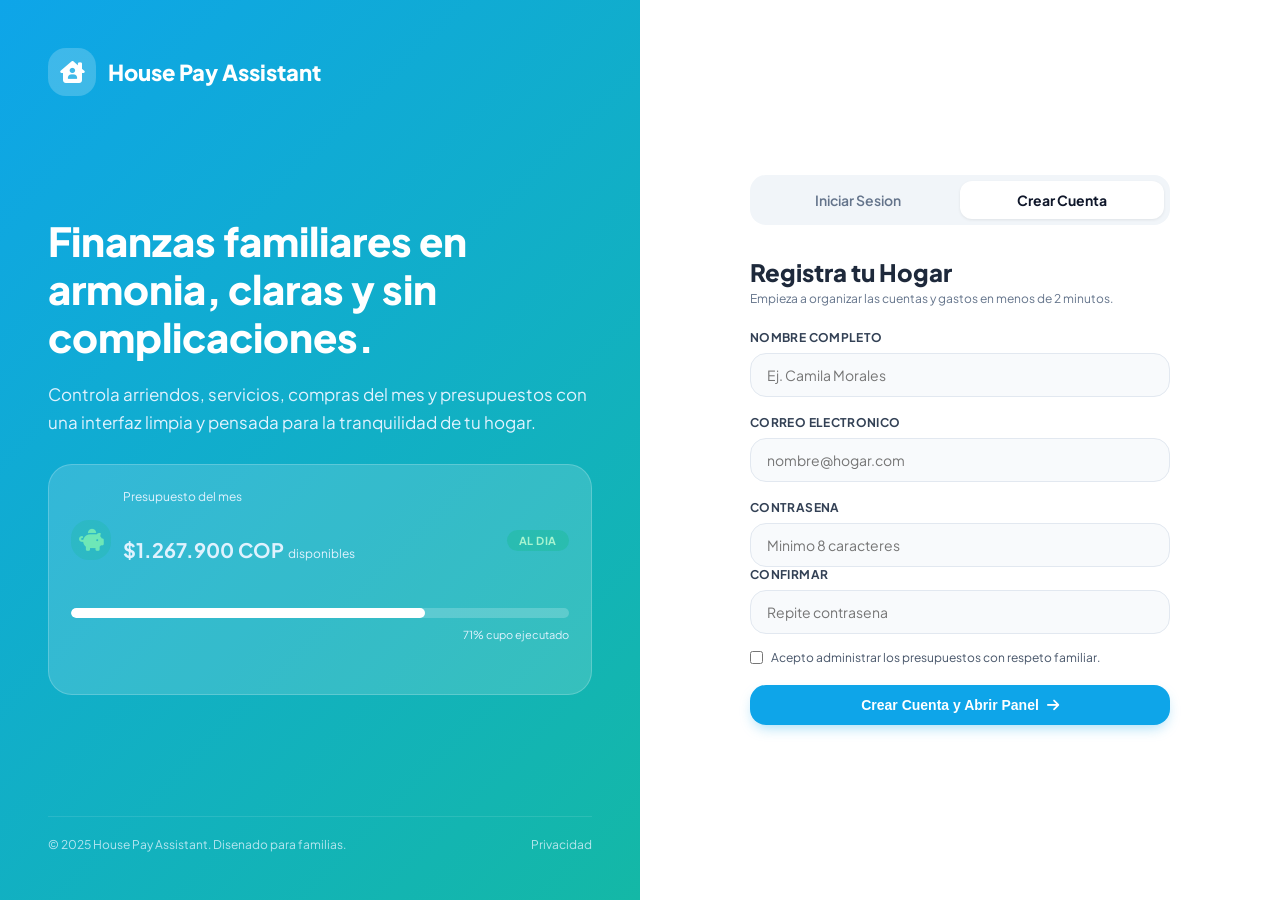
<file: registro.html>
<!DOCTYPE html>
<html lang="es">

<head>
  <meta charset="UTF-8">
  <meta name="viewport" content="width=device-width, initial-scale=1.0">
  <title>Crear Cuenta - House Pay Assistant</title>
  <link rel="preconnect" href="https://fonts.googleapis.com">
  <link href="https://fonts.googleapis.com/css2?family=Plus+Jakarta+Sans:wght@300;400;500;600;700;800&display=swap"
    rel="stylesheet">
  <link rel="stylesheet" href="https://cdnjs.cloudflare.com/ajax/libs/font-awesome/6.5.2/css/all.min.css">
  <link rel="stylesheet" href="styles.css">
</head>

<body data-pagina="registro">

  <div class="pantalla-acceso">

    <aside class="panel-visual degradado-encabezado">
      <div class="marca">
        <div class="icono-redondo"><i class="fa-solid fa-house-chimney-user"></i></div>
        <span style="font-size:22px; font-weight:800;">House Pay Assistant</span>
      </div>

      <div>
        <h1>Finanzas familiares en armonia, claras y sin complicaciones.</h1>
        <p>Controla arriendos, servicios, compras del mes y presupuestos con una interfaz limpia y pensada para la
          tranquilidad de tu hogar.</p>

        <article class="tarjeta-flotante">
          <div style="display:flex; align-items:center; justify-content:space-between; margin-bottom:14px;">
            <div style="display:flex; align-items:center; gap:12px;">
              <div class="icono-redondo"
                style="width:40px; height:40px; background-color: rgba(16,185,129,0.2); color:#6ee7b7;">
                <i class="fa-solid fa-piggy-bank"></i>
              </div>
              <div>
                <p style="font-size:12px; color:#e0f2fe;">Presupuesto del mes</p>
                <p style="font-size:20px; font-weight:700;">$1.267.900 COP <span
                    style="font-size:12px; font-weight:400;">disponibles</span></p>
              </div>
            </div>
            <span class="etiqueta" style="background-color: rgba(16,185,129,0.3); color:#a7f3d0;">Al dia</span>
          </div>
          <div class="progreso-fondo" style="background-color: rgba(255,255,255,0.2);">
            <div class="progreso-relleno" style="width:71%; background-color:#ffffff;"></div>
          </div>
          <p style="font-size:11px; color:#e0f2fe; text-align:right; margin-top:8px;">71% cupo ejecutado</p>
        </article>
      </div>

      <footer class="pie-panel-visual">
        <span>© 2025 House Pay Assistant. Disenado para familias.</span>
        <span>Privacidad</span>
      </footer>
    </aside>

    <main class="panel-formulario">
      <section class="caja-formulario">

        <nav class="selector-pestanas">
          <a href="index.html" class="pestana" style="display:block;">Iniciar Sesion</a>
          <a href="registro.html" class="pestana pestana-activa" style="display:block;">Crear Cuenta</a>
        </nav>

        <h2 style="font-size:24px; font-weight:800; margin-bottom:4px;">Registra tu Hogar</h2>
        <p class="texto-pequeno mb-24">Empieza a organizar las cuentas y gastos en menos de 2 minutos.</p>

        <form id="form-registro">
          <div class="campo">
            <label for="nombre">Nombre completo</label>
            <input type="text" id="nombre" name="nombre" required minlength="3" maxlength="60" autocomplete="name"
              placeholder="Ej. Camila Morales">
          </div>

          <div class="campo">
            <label for="correo2">Correo electronico</label>
            <input type="email" id="correo2" name="correo2" required autocomplete="email"
              placeholder="nombre@hogar.com">
          </div>

          <div class="formulario campo-doble mb-16">
            <div class="campo" style="margin-bottom:0;">
              <label for="clave1">Contrasena</label>
              <input type="password" id="clave1" name="clave1" required minlength="8" autocomplete="new-password"
                placeholder="Minimo 8 caracteres">
            </div>
            <div class="campo" style="margin-bottom:0;">
              <label for="clave2">Confirmar</label>
              <input type="password" id="clave2" name="clave2" required minlength="8" autocomplete="new-password"
                placeholder="Repite contrasena">
            </div>
          </div>

          <div style="display:flex; align-items:center; gap:8px; margin-bottom:20px;">
            <input type="checkbox" id="terminos" name="terminos" required>
            <label for="terminos" style="font-size:12px; color:var(--gris-600);">Acepto administrar los presupuestos con
              respeto familiar.</label>
          </div>

          <button type="submit" class="boton boton-primario" style="width:100%;">
            <span>Crear Cuenta y Abrir Panel</span>
            <i class="fa-solid fa-arrow-right"></i>
          </button>
        </form>

      </section>
    </main>

  </div>

  <script src="app.js"></script>
</body>

</html>
</file>
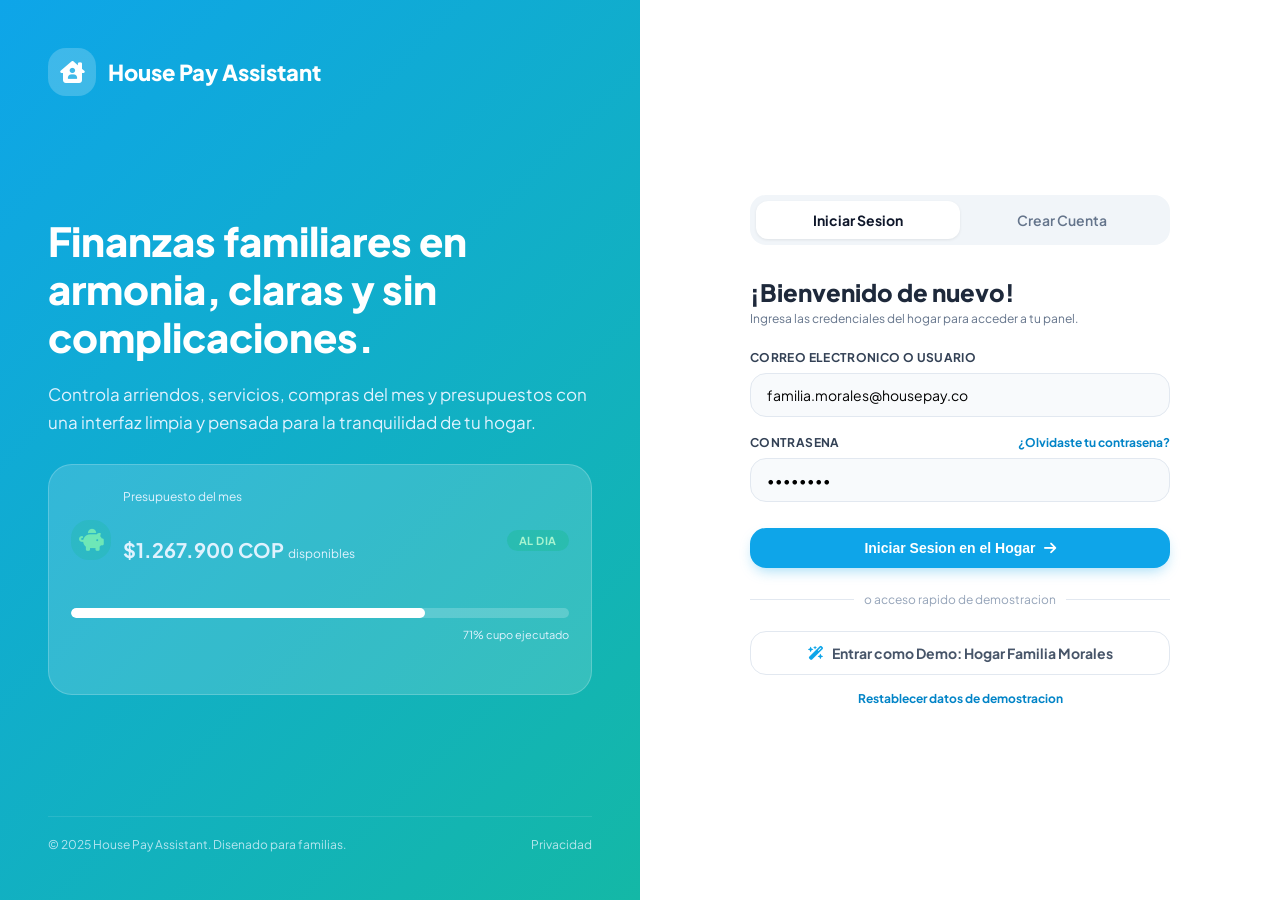
<file: reportes.html>
<!DOCTYPE html>
<html lang="es">

<head>
  <meta charset="UTF-8">
  <meta name="viewport" content="width=device-width, initial-scale=1.0">
  <title>Reportes - House Pay Assistant</title>
  <link rel="preconnect" href="https://fonts.googleapis.com">
  <link href="https://fonts.googleapis.com/css2?family=Plus+Jakarta+Sans:wght@300;400;500;600;700;800&display=swap"
    rel="stylesheet">
  <link rel="stylesheet" href="https://cdnjs.cloudflare.com/ajax/libs/font-awesome/6.5.2/css/all.min.css">
  <link rel="stylesheet" href="styles.css">
</head>

<body data-pagina="reportes">
  <div class="app">

    <aside class="barra-lateral">
      <header>
        <div class="logo-app">
          <div class="icono-redondo"><i class="fa-solid fa-house-chimney-user"></i></div>
          <div>
            <h2>House Pay</h2>
            <span>Hogar: Familia Morales</span>
          </div>
        </div>
        <nav class="menu-principal">
          <a href="dashboard.html" class="enlace-menu"><i class="fa-solid fa-grid-2"></i><span>Dashboard</span></a>
          <a href="gastos.html" class="enlace-menu"><i class="fa-solid fa-receipt"></i><span>Gastos y
              Movimientos</span></a>
          <a href="registrar.html" class="enlace-menu"><i class="fa-solid fa-circle-plus"></i><span>Registrar
              Gasto</span></a>
          <a href="medios.html" class="enlace-menu"><i class="fa-solid fa-credit-card"></i><span>Medios de
              Pago</span></a>
          <a href="presupuestos.html" class="enlace-menu"><i
              class="fa-solid fa-chart-pie"></i><span>Presupuestos</span></a>
          <a href="reportes.html" class="enlace-menu enlace-menu-activo"><i
              class="fa-solid fa-chart-simple"></i><span>Reportes y Estadisticas</span></a>
          <a href="alertas.html" class="enlace-menu"><i class="fa-solid fa-bell"></i><span>Centro de Alertas</span><span
              class="globo-aviso">2</span></a>
        </nav>
      </header>
      <footer class="pie-lateral">
        <div class="tarjeta-usuario">
          <div style="display:flex; align-items:center; gap:10px;">
            <div class="avatar">CM</div>
            <div>
              <p style="font-size:12px; font-weight:700;">Camila Morales</p>
              <p style="font-size:10px; color:var(--gris-500);">Administrador</p>
            </div>
          </div>
          <a href="index.html" title="Cerrar sesion" style="color:var(--gris-500); font-size:11px; font-weight:700;"><i
              class="fa-solid fa-arrow-right-from-bracket"></i> Salir</a>
        </div>
        <p class="marca-agua">House Pay v2.4 · Hogar Conectado</p>
      </footer>
    </aside>

    <main class="contenido">
      <header class="topbar degradado-encabezado">
        <div class="topbar-superior">
          <div>
            <h1>Analisis y Estadisticas del Hogar</h1>
            <p>Patrones de consumo, comparativas y tendencias</p>
          </div>
        </div>
      </header>

      <section class="zona-vistas">
        <article class="tarjeta">

          <div
            style="display:flex; justify-content:space-between; align-items:center; flex-wrap:wrap; gap:12px; margin-bottom:24px;">
            <div>
              <h3 style="font-size:22px; font-weight:800;">Analisis y Estadisticas del Hogar</h3>
              <p class="texto-pequeno">Visualiza patrones de consumo, comparativas mensuales y tendencias</p>
            </div>
            <a href="#" id="btn-exportar" class="boton boton-secundario boton-pequeno"><i class="fa-regular fa-file-pdf"
                style="color:var(--rosa-500);"></i> Exportar PDF</a>
          </div>

          <div class="rejilla-2-3" style="display:grid; grid-template-columns:1fr; gap:24px; margin-bottom:32px;">

            <div
              style="background-color:var(--gris-50); border:1px solid var(--gris-200); border-radius:16px; padding:24px;">
              <div style="display:flex; justify-content:space-between; align-items:center; margin-bottom:12px;">
                <h4 style="font-size:14px; font-weight:700;">Evolucion de Gastos (Ultimos 4 Meses)</h4>
                <span class="etiqueta etiqueta-azul-suave" id="rep-promedio"></span>
              </div>
              <div class="barras-meses" id="rep-barras"></div>
            </div>

            <div id="rep-consejo"
              style="background:linear-gradient(135deg,#e0f2fe,#f0f9ff); border:1px solid #bae6fd; border-radius:16px; padding:24px; display:flex; flex-direction:column; justify-content:space-between;">
            </div>

          </div>

          <h4 style="font-size:14px; font-weight:700; margin-bottom:12px;">Participacion Porcentual de Gastos</h4>
          <div class="rejilla-6" id="rep-participacion"></div>
        </article>
      </section>
    </main>
  </div>
  <script src="app.js"></script>
</body>

</html>
</file>
<file: styles.css>
/* --- Reseteo basico --- */
* {
  margin: 0;
  padding: 0;
  box-sizing: border-box;
}

body {
  font-family: 'Plus Jakarta Sans', Arial, sans-serif;
  background-color: #f8fafc; /* gris muy clarito, como el slate-50 */
  color: #1e293b; /* slate-800 */
}

a {
  text-decoration: none;
  color: inherit;
}

ul {
  list-style: none;
}

img {
  max-width: 100%;
}

/* --- Colores que voy a repetir mucho, los guardo aqui --- */
:root {
  --azul-500: #0ea5e9;
  --azul-600: #0284c7;
  --azul-700: #0369a1;
  --verdeazul-500: #14b8a6;
  --verdeazul-600: #0d9488;

  --gris-50: #f8fafc;
  --gris-100: #f1f5f9;
  --gris-200: #e2e8f0;
  --gris-300: #cbd5e1;
  --gris-400: #94a3b8;
  --gris-500: #64748b;
  --gris-600: #475569;
  --gris-700: #334155;
  --gris-800: #1e293b;
  --gris-900: #0f172a;

  --ambar-50: #fffbeb;
  --ambar-100: #fef3c7;
  --ambar-200: #fde68a;
  --ambar-500: #f59e0b;
  --ambar-600: #d97706;
  --ambar-700: #b45309;
  --ambar-800: #92400e;

  --rosa-50: #fff1f2;
  --rosa-100: #ffe4e6;
  --rosa-200: #fecdd3;
  --rosa-500: #f43f5e;
  --rosa-600: #e11d48;
  --rosa-700: #be123c;
  --rosa-800: #9f1239;

  --verde-50: #ecfdf5;
  --verde-100: #d1fae5;
  --verde-200: #a7f3d0;
  --verde-500: #10b981;
  --verde-600: #059669;
  --verde-700: #047857;
  --verde-900: #064e3b;

  --indigo-50: #eef2ff;
  --indigo-500: #6366f1;
  --indigo-600: #4f46e5;

  --morado-50: #faf5ff;
  --morado-100: #f3e8ff;
  --morado-500: #a855f7;
  --morado-600: #9333ea;
  --morado-700: #7e22ce;
  --morado-800: #6b21a8;
}

/* =========================================================
   COSAS QUE SE REPITEN EN VARIAS PANTALLAS
========================================================= */

.degradado-encabezado {
  background: linear-gradient(135deg, var(--azul-500) 0%, var(--verdeazul-500) 100%);
}

.tarjeta {
  background-color: #ffffff;
  border: 1px solid var(--gris-100);
  border-radius: 24px;
  padding: 24px;
  box-shadow: 0 4px 20px -2px rgba(14, 165, 233, 0.08), 0 2px 6px -1px rgba(0, 0, 0, 0.04);
}

.etiqueta {
  display: inline-block;
  font-size: 11px;
  font-weight: 700;
  text-transform: uppercase;
  letter-spacing: 0.05em;
  padding: 4px 12px;
  border-radius: 999px;
}

.etiqueta-azul   { background-color: var(--azul-500); color: #ffffff; }
.etiqueta-azul-suave { background-color: #e0f2fe; color: var(--azul-700); }
.etiqueta-ambar  { background-color: var(--ambar-100); color: var(--ambar-800); }
.etiqueta-rosa   { background-color: var(--rosa-100); color: var(--rosa-800); }
.etiqueta-verde  { background-color: var(--verde-100); color: var(--verde-700); }
.etiqueta-gris   { background-color: var(--gris-100); color: var(--gris-500); }

.boton {
  display: inline-flex;
  align-items: center;
  justify-content: center;
  gap: 8px;
  padding: 12px 20px;
  border-radius: 16px;
  border: none;
  font-weight: 700;
  font-size: 14px;
  cursor: pointer;
  transition: background-color 0.2s ease;
}

.boton-primario {
  background-color: var(--azul-500);
  color: #ffffff;
  box-shadow: 0 6px 14px -4px rgba(14, 165, 233, 0.4);
}
.boton-primario:hover { background-color: var(--azul-600); }

.boton-secundario {
  background-color: #ffffff;
  color: var(--gris-600);
  border: 1px solid var(--gris-200);
}
.boton-secundario:hover { background-color: var(--gris-50); }

.boton-pequeno {
  padding: 6px 12px;
  border-radius: 12px;
  font-size: 12px;
}

/* Barra de progreso, la uso en varias tarjetas */
.progreso-fondo {
  width: 100%;
  height: 10px;
  background-color: var(--gris-100);
  border-radius: 999px;
  overflow: hidden;
}
.progreso-relleno {
  height: 100%;
  border-radius: 999px;
}
.progreso-azul   { background-color: var(--azul-500); }
.progreso-indigo { background-color: var(--indigo-500); }
.progreso-verde  { background-color: var(--verde-500); }
.progreso-ambar  { background-color: var(--ambar-500); }
.progreso-rosa   { background-color: var(--rosa-500); }
.progreso-morado { background-color: var(--morado-500); }

/* =========================================================
   PANTALLA DE INICIO DE SESION / REGISTRO
========================================================= */

.pantalla-acceso {
  min-height: 100vh;
  display: flex;
}

.panel-visual {
  display: none;
  width: 50%;
  color: #ffffff;
  padding: 48px;
  flex-direction: column;
  justify-content: space-between;
  position: relative;
  overflow: hidden;
}

@media (min-width: 1024px) {
  .panel-visual { display: flex; }
}

.panel-visual .marca {
  display: flex;
  align-items: center;
  gap: 12px;
}

.icono-redondo {
  width: 48px;
  height: 48px;
  border-radius: 18px;
  background-color: rgba(255,255,255,0.2);
  display: flex;
  align-items: center;
  justify-content: center;
  font-size: 22px;
}

.panel-visual h1 {
  font-size: 40px;
  font-weight: 800;
  line-height: 1.2;
  margin-bottom: 20px;
}

.panel-visual p {
  color: #e0f2fe;
  font-size: 17px;
  line-height: 1.6;
  margin-bottom: 28px;
}

.tarjeta-flotante {
  background-color: rgba(255,255,255,0.15);
  border: 1px solid rgba(255,255,255,0.2);
  border-radius: 24px;
  padding: 22px;
  color: #ffffff;
}

.pie-panel-visual {
  display: flex;
  justify-content: space-between;
  font-size: 12px;
  color: rgba(224,242,254,0.8);
  border-top: 1px solid rgba(255,255,255,0.1);
  padding-top: 20px;
}

.panel-formulario {
  width: 100%;
  display: flex;
  align-items: center;
  justify-content: center;
  padding: 32px 24px;
  background-color: #ffffff;
}

@media (min-width: 1024px) {
  .panel-formulario { width: 50%; }
}

.caja-formulario {
  width: 100%;
  max-width: 420px;
}

.selector-pestanas {
  display: flex;
  background-color: var(--gris-100);
  padding: 6px;
  border-radius: 16px;
  margin-bottom: 32px;
}

.pestana {
  flex: 1;
  text-align: center;
  padding: 10px;
  border-radius: 12px;
  font-weight: 600;
  font-size: 14px;
  color: var(--gris-500);
}

.pestana-activa {
  background-color: #ffffff;
  color: var(--gris-900);
  font-weight: 700;
  box-shadow: 0 1px 3px rgba(0,0,0,0.08);
}

.campo {
  margin-bottom: 18px;
}

.campo label {
  display: block;
  font-size: 12px;
  font-weight: 700;
  text-transform: uppercase;
  letter-spacing: 0.03em;
  color: var(--gris-700);
  margin-bottom: 8px;
}

.campo input,
.campo select {
  width: 100%;
  padding: 12px 16px;
  background-color: var(--gris-50);
  border: 1px solid var(--gris-200);
  border-radius: 16px;
  font-size: 14px;
  font-family: inherit;
}

.campo input:focus,
.campo select:focus {
  outline: 2px solid var(--azul-500);
  background-color: #ffffff;
}

.enlace-separador {
  text-align: center;
  margin: 24px 0;
  color: var(--gris-400);
  font-size: 12px;
  position: relative;
}

.enlace-separador::before {
  content: "";
  position: absolute;
  top: 50%;
  left: 0;
  right: 0;
  border-top: 1px solid var(--gris-200);
  z-index: 0;
}

.enlace-separador span {
  background-color: #ffffff;
  padding: 0 10px;
  position: relative;
  z-index: 1;
}

/* =========================================================
   APLICACION PRINCIPAL (con menu lateral)
========================================================= */

.app {
  display: flex;
  min-height: 100vh;
}

.barra-lateral {
  width: 260px;
  background-color: #ffffff;
  border-right: 1px solid var(--gris-100);
  flex-direction: column;
  justify-content: space-between;
  flex-shrink: 0;
  display: none;
}

@media (min-width: 768px) {
  .barra-lateral { display: flex; }
}

.logo-app {
  padding: 24px;
  border-bottom: 1px solid var(--gris-100);
  display: flex;
  align-items: center;
  gap: 12px;
}

.logo-app .icono-redondo {
  width: 40px;
  height: 40px;
  background-color: var(--azul-500);
  color: #ffffff;
}

.logo-app h2 {
  font-size: 15px;
  font-weight: 800;
  color: var(--gris-900);
}

.logo-app span {
  font-size: 12px;
  color: var(--azul-600);
  font-weight: 600;
}

.menu-principal {
  padding: 16px;
}

.enlace-menu {
  display: flex;
  align-items: center;
  gap: 12px;
  padding: 12px 16px;
  border-radius: 16px;
  color: var(--gris-600);
  font-size: 14px;
  font-weight: 500;
  margin-bottom: 4px;
}

.enlace-menu:hover {
  background-color: var(--gris-100);
  color: var(--gris-900);
}

.enlace-menu i {
  width: 20px;
  text-align: center;
  color: var(--gris-400);
}

.enlace-menu-activo {
  background-color: #e0f2fe;
  color: var(--azul-700);
  font-weight: 700;
}
.enlace-menu-activo i { color: var(--azul-600); }

.enlace-menu .globo-aviso {
  margin-left: auto;
  background-color: var(--ambar-500);
  color: #ffffff;
  font-size: 11px;
  font-weight: 700;
  padding: 1px 8px;
  border-radius: 999px;
}

.pie-lateral {
  padding: 16px;
  border-top: 1px solid var(--gris-100);
}

.tarjeta-usuario {
  background-color: #e0f2fe;
  border: 1px solid #bae6fd;
  border-radius: 16px;
  padding: 12px;
  display: flex;
  align-items: center;
  justify-content: space-between;
  margin-bottom: 12px;
}

.avatar {
  width: 36px;
  height: 36px;
  border-radius: 999px;
  background-color: var(--azul-500);
  color: #ffffff;
  font-weight: 700;
  font-size: 12px;
  display: flex;
  align-items: center;
  justify-content: center;
}

.pie-lateral p.marca-agua {
  text-align: center;
  font-size: 10px;
  color: var(--gris-400);
}

.contenido {
  flex: 1;
  overflow-y: auto;
}

.topbar {
  color: #ffffff;
  padding: 20px 24px;
  position: sticky;
  top: 0;
  box-shadow: 0 4px 10px rgba(0,0,0,0.08);
}

@media (min-width: 1024px) {
  .topbar { padding: 20px 40px; }
}

.topbar-superior {
  display: flex;
  align-items: center;
  justify-content: space-between;
  gap: 16px;
  flex-wrap: wrap;
  max-width: 1280px;
  margin: 0 auto;
}

.topbar h1 {
  font-size: 22px;
  font-weight: 800;
}

.topbar p {
  font-size: 13px;
  color: #e0f2fe;
}

.buscador {
  flex: 1;
  min-width: 200px;
  position: relative;
}

.buscador input {
  width: 100%;
  padding: 10px 16px 10px 40px;
  background-color: rgba(255,255,255,0.15);
  border: 1px solid rgba(255,255,255,0.2);
  border-radius: 16px;
  color: #ffffff;
  font-size: 14px;
  font-family: inherit;
}

.buscador input::placeholder { color: #e0f2fe; }

.buscador i {
  position: absolute;
  left: 14px;
  top: 50%;
  transform: translateY(-50%);
  color: #e0f2fe;
}

.fila-superior-acciones {
  display: flex;
  align-items: center;
  gap: 12px;
  flex-wrap: wrap;
  margin-top: 16px;
}

.boton-campana {
  width: 40px;
  height: 40px;
  border-radius: 16px;
  background-color: rgba(255,255,255,0.15);
  display: flex;
  align-items: center;
  justify-content: center;
  position: relative;
}

.punto-aviso {
  position: absolute;
  top: 8px;
  right: 8px;
  width: 8px;
  height: 8px;
  background-color: var(--ambar-500);
  border-radius: 999px;
}

.zona-vistas {
  padding: 24px;
  max-width: 1280px;
  margin: 0 auto;
}

@media (min-width: 1024px) {
  .zona-vistas { padding: 40px; }
}

/* --- rejillas reutilizables --- */
.rejilla-3 { display: grid; grid-template-columns: 1fr; gap: 24px; margin-bottom: 32px; }
.rejilla-2 { display: grid; grid-template-columns: 1fr; gap: 32px; margin-bottom: 32px; }
.rejilla-4 { display: grid; grid-template-columns: 1fr; gap: 24px; }
.rejilla-6 { display: grid; grid-template-columns: repeat(2, 1fr); gap: 12px; }

@media (min-width: 640px) {
  .rejilla-6 { grid-template-columns: repeat(3, 1fr); }
}
@media (min-width: 768px) {
  .rejilla-3 { grid-template-columns: repeat(3, 1fr); }
  .rejilla-4 { grid-template-columns: repeat(2, 1fr); }
}
@media (min-width: 1024px) {
  .rejilla-2 { grid-template-columns: 1fr 1fr; }
  .rejilla-4 { grid-template-columns: repeat(4, 1fr); }
  .rejilla-6 { grid-template-columns: repeat(6, 1fr); }
}
@media (min-width: 1280px) {
  .rejilla-2-3 { grid-template-columns: 2fr 1fr; }
}

/* --- tablas --- */
.tabla-simple {
  width: 100%;
  text-align: left;
  border-collapse: collapse;
  font-size: 14px;
}

.tabla-simple thead th {
  font-size: 11px;
  text-transform: uppercase;
  letter-spacing: 0.04em;
  color: var(--gris-400);
  border-bottom: 1px solid var(--gris-100);
  padding: 10px 8px;
}

.tabla-simple tbody td {
  padding: 12px 8px;
  border-bottom: 1px solid var(--gris-100);
}

/* --- fila de pago pendiente --- */
.fila-pago {
  padding: 16px;
  border-radius: 16px;
  display: flex;
  align-items: center;
  justify-content: space-between;
  gap: 12px;
  margin-bottom: 14px;
  flex-wrap: wrap;
}

.fila-pago-urgente {
  background-color: #fffbeb;
  border: 1px solid var(--ambar-200);
}

.fila-pago-normal {
  background-color: var(--gris-50);
  border: 1px solid var(--gris-200);
}

.icono-pago {
  width: 40px;
  height: 40px;
  border-radius: 16px;
  color: #ffffff;
  display: flex;
  align-items: center;
  justify-content: center;
  font-size: 18px;
}

/* --- tarjetas de medio de pago (las de banco) --- */
.tarjeta-banco {
  color: #ffffff;
  padding: 24px;
  border-radius: 24px;
  height: 210px;
  display: flex;
  flex-direction: column;
  justify-content: space-between;
}

.banco-negra   { background: linear-gradient(135deg, #0f172a, #1e293b); }
.banco-azul    { background: linear-gradient(135deg, #1d4ed8, #0ea5e9); }
.banco-morada  { background: linear-gradient(135deg, #6b21a8, #4338ca); }
.banco-verde   { background: linear-gradient(135deg, #047857, #0d9488); }

.tarjeta-banco .numero {
  font-family: monospace;
  font-size: 18px;
  font-weight: 700;
  letter-spacing: 0.1em;
}

.tarjeta-banco .fila-final {
  display: flex;
  align-items: center;
  justify-content: space-between;
  padding-top: 10px;
  border-top: 1px solid rgba(255,255,255,0.2);
}

/* --- formularios generales --- */
.formulario .campo-doble {
  display: grid;
  grid-template-columns: 1fr;
  gap: 16px;
}
@media (min-width: 640px) {
  .formulario .campo-doble { grid-template-columns: 1fr 1fr; }
}

.formulario-acciones {
  display: flex;
  justify-content: flex-end;
  gap: 12px;
  padding-top: 16px;
  border-top: 1px solid var(--gris-100);
  margin-top: 8px;
}

/* --- ventana modal, hecha solo con CSS usando :target --- */
.fondo-modal {
  display: none;
  position: fixed;
  inset: 0;
  background-color: rgba(15, 23, 42, 0.4);
  align-items: center;
  justify-content: center;
  padding: 16px;
  z-index: 50;
}

.fondo-modal:target {
  display: flex;
}

.caja-modal {
  background-color: #ffffff;
  border-radius: 24px;
  max-width: 420px;
  width: 100%;
  padding: 24px;
}

.cabecera-modal {
  display: flex;
  align-items: center;
  justify-content: space-between;
  border-bottom: 1px solid var(--gris-100);
  padding-bottom: 12px;
  margin-bottom: 16px;
}

.boton-cerrar-modal {
  width: 32px;
  height: 32px;
  border-radius: 999px;
  display: flex;
  align-items: center;
  justify-content: center;
  color: var(--gris-400);
}
.boton-cerrar-modal:hover { background-color: var(--gris-100); }

/* --- utilidades pequenas que uso sueltas --- */
.oculto-en-movil { display: none; }
@media (min-width: 768px) { .oculto-en-movil { display: block; } }

.texto-pequeno { font-size: 12px; color: var(--gris-500); }
.texto-verde { color: var(--verde-600); }
.texto-rosa { color: var(--rosa-600); }
.texto-negrita { font-weight: 700; }
.mb-8 { margin-bottom: 8px; }
.mb-16 { margin-bottom: 16px; }
.mb-24 { margin-bottom: 24px; }
.mt-8 { margin-top: 8px; }
.mt-16 { margin-top: 16px; }

.aviso-info {
  margin-top: 32px;
  background-color: #f0f9ff;
  border: 1px solid #bae6fd;
  border-radius: 16px;
  padding: 16px;
  display: flex;
  align-items: center;
  gap: 12px;
  font-size: 13px;
  color: var(--gris-700);
}

.aviso-info .icono-redondo {
  width: 32px;
  height: 32px;
  font-size: 14px;
  background-color: var(--azul-500);
  flex-shrink: 0;
}

.barras-meses {
  height: 190px;
  display: flex;
  align-items: flex-end;
  justify-content: space-between;
  gap: 16px;
  padding: 24px 16px 0 16px;
}

.barra-mes {
  flex: 1;
  display: flex;
  flex-direction: column;
  align-items: center;
  gap: 8px;
}

.barra-mes .relleno {
  width: 100%;
  border-radius: 12px 12px 0 0;
  background-color: #7dd3fc;
}

/* =====================================================================
   Estilos que usa app.js (avisos, toasts, modales abiertos por JS, impresion)
   ===================================================================== */
[hidden] { display: none !important; }

/* modal abierto desde JavaScript (el de medios de pago sigue usando :target) */
.fondo-modal.abierto { display: flex; }

/* mensajes dentro de formularios */
.mensaje-error {
  background-color: var(--rosa-50);
  border: 1px solid var(--rosa-200);
  color: var(--rosa-800);
  border-radius: 12px;
  padding: 10px 14px;
  font-size: 13px;
  font-weight: 600;
  margin-bottom: 16px;
}

/* avisos emergentes */
.toast-contenedor {
  position: fixed;
  bottom: 24px;
  right: 24px;
  z-index: 100;
  display: flex;
  flex-direction: column;
  gap: 8px;
  max-width: calc(100vw - 48px);
}
.toast {
  background-color: var(--gris-900);
  color: #ffffff;
  border-radius: 14px;
  padding: 12px 16px;
  font-size: 13px;
  font-weight: 600;
  max-width: 380px;
  box-shadow: 0 10px 25px rgba(15, 23, 42, 0.25);
}
.toast-error { background-color: var(--rosa-600); }

/* estado vacio de listas y tablas */
.vacio {
  text-align: center;
  color: var(--gris-500);
  font-size: 13px;
  padding: 24px 12px;
}

/* chips clicables (+20k, +50k, +100k) */
.chip-click { cursor: pointer; user-select: none; }
.chip-click:hover { background-color: var(--gris-200); }

.boton:disabled { opacity: 0.6; cursor: not-allowed; }

/* "Exportar PDF" usa la impresion del navegador: se oculta el menu y los botones */
@media print {
  .barra-lateral, .topbar, .toast-contenedor, .fondo-modal, #btn-exportar, #btn-equilibrar { display: none !important; }
  .app { display: block; }
  .zona-vistas { padding: 0; }
  body { background: #ffffff; }
}
</file>
